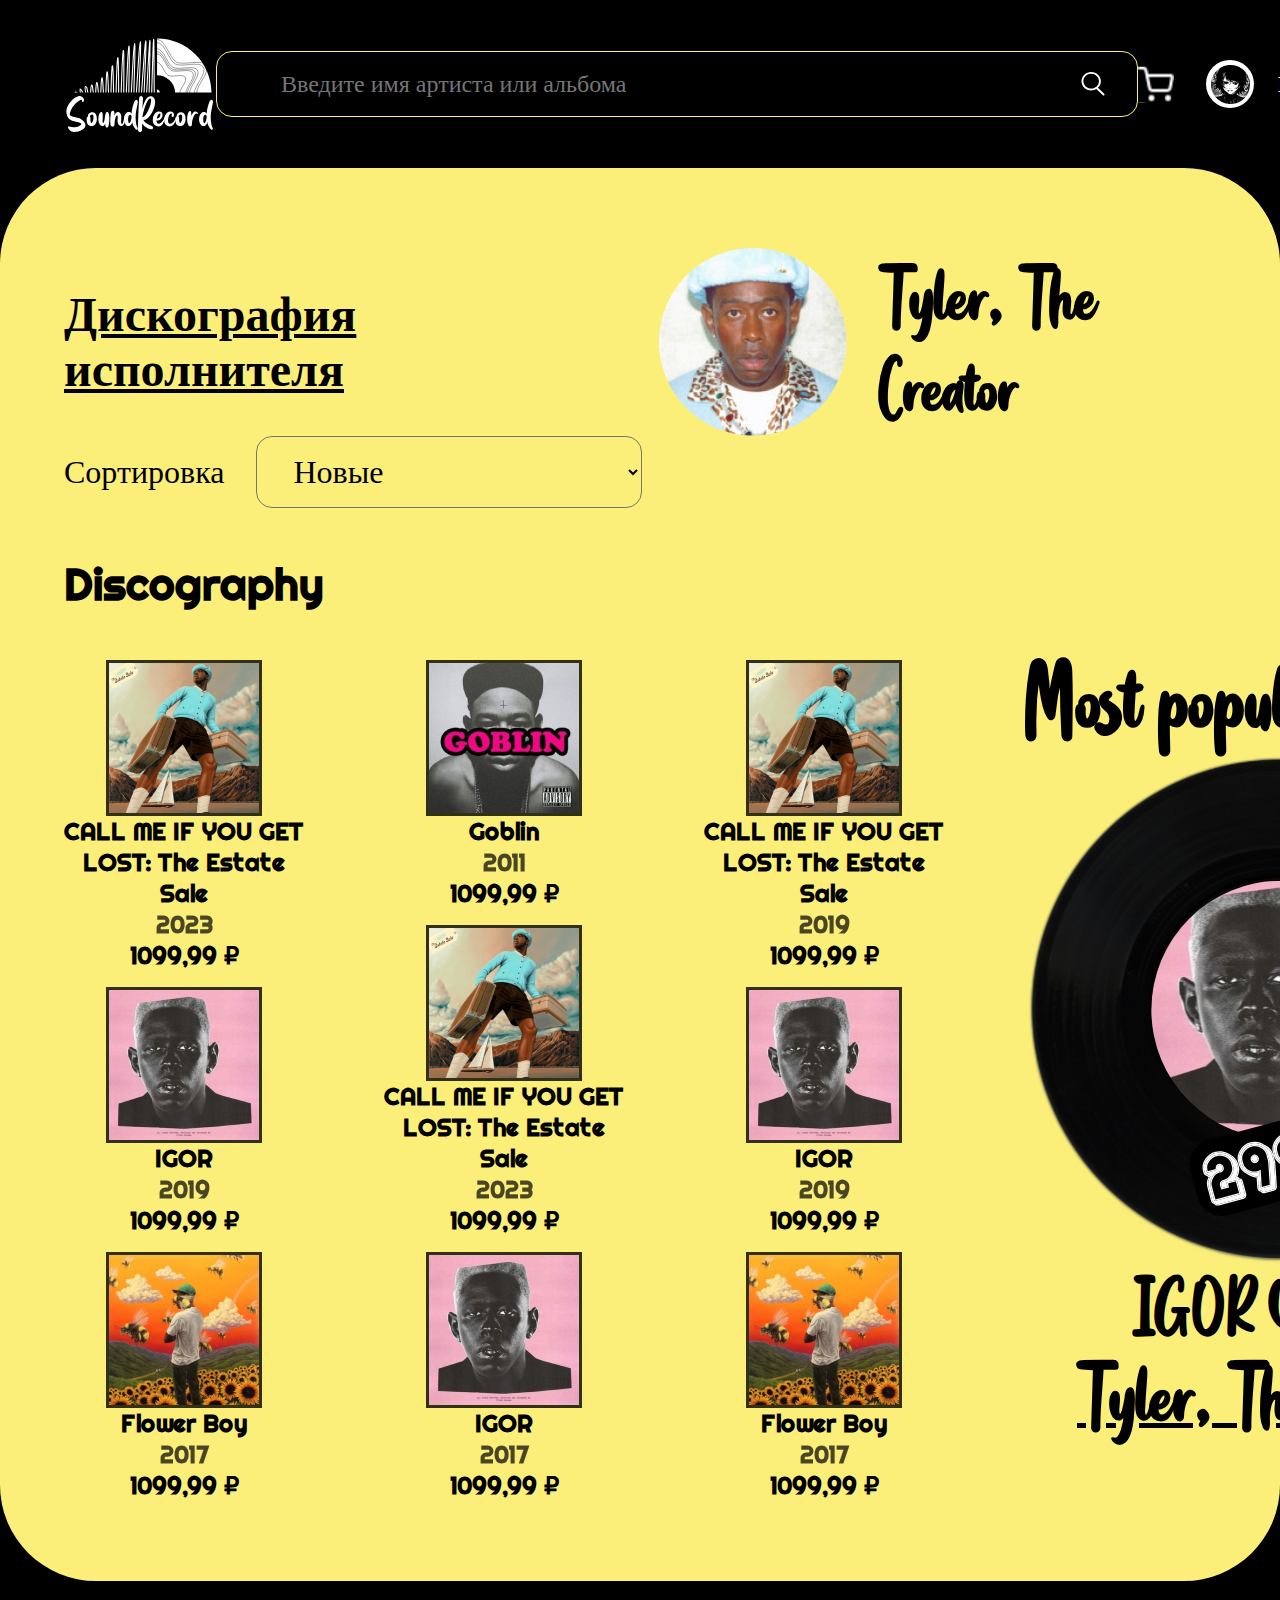
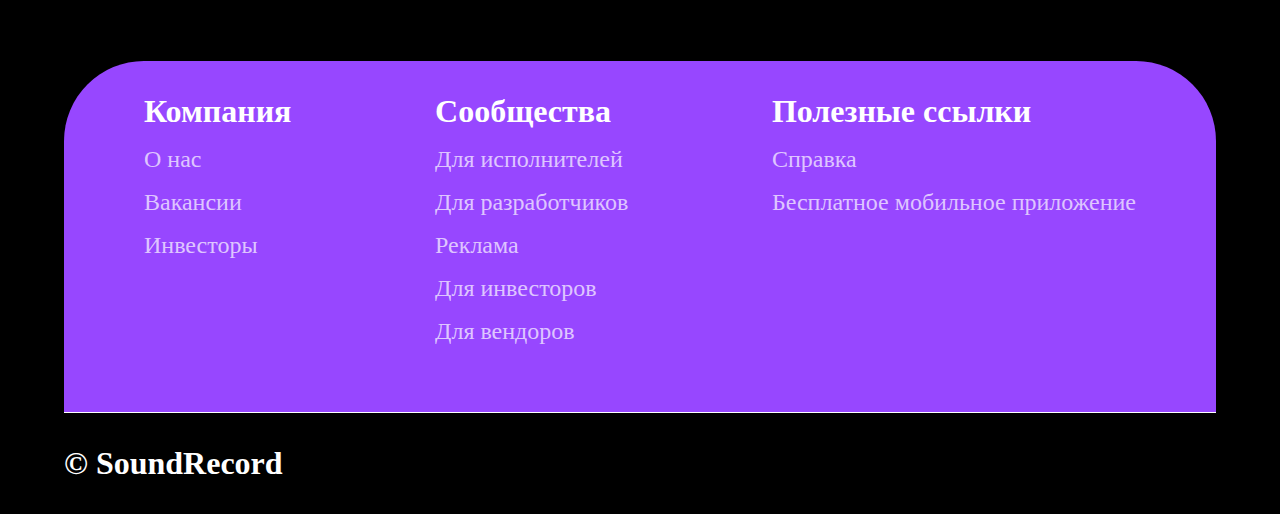
<file: index_2.html>
<!DOCTYPE html>
<html lang="en">
<head>
    <meta name="viewport" content="width=device-width, initial-scale=1.0">
    <link rel="stylesheet" href="styles/style_2.css">
    <meta charset="UTF-8">
    <title>Shop/SoundRecord</title>
</head>
<body>
    <div class="web_site">
        <header>

            <a href="index.html"><img class="basket" src="images/Logo.svg" alt="Logo"></a>

            <div class="search">
                <input class="search" type="text" placeholder="Введите имя артиста или альбома">    
                <img src="images/search.svg" alt="search">
            </div>

            <div class="section">
                <img src="images/Basket.svg" alt="basket" class="basket"></img>
                <div class="prof">
                    <div class="ball">
                        <img src="images/prof.png" alt="profile">
                    </div>
                    <h4>Профиль</h4>
                    <img src="images/arrow.svg" alt="arrow">
                </div>
            </div>
        </header>

        <div class="content">
            <div class="inf">
                <h3>Дискография исполнителя</h3>

                <div class="executor">
                    <img src="images/executor.png" alt="executor">
                    <h4>Tyler, The Creator</h4>
                </div>
            </div>

            <div class="sort">
                <p>Сортировка</p>
                <select name="sort" id="sort">
                    <option value="new">Новые</option>
                    <option value="price+">По возрастанию цены</option>
                    <option value="price-">По убыванию цены</option>
                    <option value="old">Старые</option>
                </select>
            </div>

            <div class="disco">
                <h3>Discography</h3>
                <div class="catalog">
                    <div class="section_catalog">
                        <div class="frame">
                            <div class="vinyl one">
                            <img src="images/img_five.png" class="albom" alt="vinyl albom one"></img>
                            <h5>CALL ME IF YOU GET LOST: The Estate Sale</h5>
                            <h5 class="year">2023</h5>
                            <h5 class="price">1099,99 ₽</h5>
                            </div>

                            <div class="vinyl two">
                            <img src="images/img_one.png" class="albom" alt="vinyl albom two"></img>
                            <h5>IGOR</h5>
                            <h5 class="year">2019</h5>
                            <h5 class="price">1099,99 ₽</h5>
                            </div>

                            <div class="vinyl three">
                            <img src="images/img_four.png" class="albom" alt="vinyl albom three"></img>
                            <h5>Flower Boy</h5>
                            <h5 class="year">2017</h5>
                            <h5 class="price">1099,99 ₽</h5>
                            </div>
                        </div>

                        <div class="frame">
                            <div class="vinyl one">
                            <img src="images/img_three.png" class="albom" alt="vinyl albom one"></img>
                            <h5>Goblin</h5>
                            <h5 class="year">2011</h5>
                            <h5 class="price">1099,99 ₽</h5>
                            </div>

                            <div class="vinyl two">
                            <img src="images/img_five.png" class="albom" alt="vinyl albom two"></img>
                            <h5>CALL ME IF YOU GET LOST: The Estate Sale</h5>
                            <h5 class="year">2023</h5>
                            <h5 class="price">1099,99 ₽</h5>
                            </div>

                            <div class="vinyl three">
                            <img src="images/img_one.png" class="albom" alt="vinyl albom three"></img>
                            <h5>IGOR</h5>
                            <h5 class="year">2017</h5>
                            <h5 class="price">1099,99 ₽</h5>
                            </div>

                        </div>

                        <div class="frame">
                            <div class="vinyl one">
                            <img src="images/img_five.png" class="albom" alt="vinyl albom one"></img>
                            <h5>CALL ME IF YOU GET LOST: The Estate Sale</h5>
                            <h5 class="year">2019</h5>
                            <h5 class="price">1099,99 ₽</h5>
                            </div>

                            <div class="vinyl two">
                            <img src="images/img_one.png" class="albom" alt="vinyl albom two"></img>
                            <h5>IGOR</h5>
                            <h5 class="year">2019</h5>
                            <h5 class="price">1099,99 ₽</h5>
                            </div>

                            <div class="vinyl three">
                            <img src="images/img_four.png" class="albom" alt="vinyl albom three"></img>
                            <h5>Flower Boy</h5>
                            <h5 class="year">2017</h5>
                            <h5 class="price">1099,99 ₽</h5>
                            </div>

                        </div>
                    </div>

                    <div class="most_popular">
                        <h3>Most popular release</h3>
                        <img class="vinyl" src="images/Vinyl_two.svg" alt="vinyl">
                        <h4>IGOR (Deluxe)</h4>
                        <h3 class="actor">Tyler, The Creator</h3>
                        <img class="abs" src="images/most_popular.svg" alt="most_popular">
                    </div>
                </div>
            </div>
        </div>

        <div class="footer">
            <div class="links">
                <h5>Компания</h5>
                <a href="#">О нас</a>
                <a href="#">Вакансии</a>
                <a href="#">Инвесторы</a>
            </div>
    
            <div class="links">
                <h5>Сообщества</h5>
                <a href="#">Для исполнителей</a>
                <a href="#">Для разработчиков</a>
                <a href="#">Реклама</a>
                <a href="#">Для инвесторов</a>
                <a href="#">Для вендоров</a>
            </div>
    
            <div class="links">
                <h5>Полезные ссылки</h5>
                <a href="#">Справка</a>
                <a href="#">Бесплатное мобильное приложение</a>
            </div>
        </div>
    
        <h3 class="h3_footer">© SoundRecord</h3>
    </div>
</body>
</html>
</file>
<file: styles/style_2.css>
@import url('https://fonts.googleapis.com/css2 ?family= Poppins:ital,wght@0,100;0,200;0,300;0,400;0,500;0,600;0,700;0,800;0,900;1,100;1,200;1,300;1,400;1,500;1,600;1,700;1,800;1,900 &family=Робот: итальянский,wight@0,100;0,300;0,400;0,500;0,700;0,900;1,100;1,300;1,400;1,500;1,700;1,900&display=swap');
@import url(font.css);
@import url(style.css);

*{
    font-family: "Roboto", "Open Sans";
    margin: 0;
    box-sizing: border-box;
    font-style: normal;
}

a{
    text-decoration: none;
}

.web_site{
    width: -webkit-fill-available; 
    display: flex;
    flex-direction: column;
    align-items: center;  
    background-color: black;
}

.web_site header{
    margin-top: 2rem;
    width: 90%;
    display: flex;
    justify-content: space-between;
    align-items: center;
}

.web_site header .section{
    display: flex;
    align-items: center;
}

.web_site header .section img.basket{
    margin-right: 2rem;
}

.web_site header .section img.basket:hover{
    cursor: pointer;
}

.web_site header .section .prof{
    display: flex;
    align-items: center;
}

.web_site header .section .prof .ball{
    width: 3rem;
    height: 3rem;
    display: flex;
    justify-content: center;
    align-items: center;
    border-radius: 50%;
    background-color: white;
    
    margin-right: 1.5rem;
}

.web_site header .section img:hover{
    cursor: pointer;
}

.web_site header .section .prof h4{
    color: white;
    font-size: 1.5rem;
    margin-right: 1rem;
}

.web_site header .search{
    padding: 2rem;
    display: flex;
    align-items: center;
    height: 3rem;
    border-radius: 1rem;
    background-color: transparent;
    border: 1px solid #FBEF7A;
}

.web_site header .search input{
    font-size: 1.5rem;
    padding: 1rem 2rem;
    width: 50rem;
    height: 3rem;
    border-radius: 1rem;
    background-color: transparent;
    border: 0;
    color: white;
}

.web_site header .search input:focus{
    outline: 0 !important;
}

.web_site header .search img{
    margin-left: 2rem;
    width: 1.5rem;
    transition: .4s;
}

.web_site header .search img:hover{
    cursor: pointer;
}

@media only screen and (max-width:471px) {
    .web_site{
        padding: 1rem;
    }
    
    .web_site header{
        width: 100%;
        flex-direction: column;
    }

    .web_site header img{
        order: 0;
        width: 15rem;
    }

    .web_site header .search{
        order: 2;
        margin-top: 4rem;
        width: 100%;
    }

    .web_site header .search input{
        margin: 0;
        padding: 0;
    }

    .web_site header .search img{
        order: 3;
    }

    .web_site header .section{
        width: 90%;
        justify-content: space-between;
        margin-top: 2rem;
        order: 1;
    }

    .web_site header .section img.basket{
        width: 2rem;
    }
    .web_site header .section img{
        width: 1.5rem;
    }

    .web_site header .section .prof .ball{
        margin-right: 0;
        width: 2.5rem;
        height: 2.5rem;
    }

    .web_site header .section .prof .ball img{
        width: 2rem;
    }

    .web_site header .section .prof h4{
        margin-left: 1rem;
        font-size: 1.5rem;
    }
}


.web_site .content{
    padding: 5rem 0;
    margin-top: 2rem;
    display: flex;
    flex-direction: column;
    align-items: center;
    width: 100%;
    border-radius: 6rem;
    background-color: #FBEF7A;
    transition: .4s;
}

.web_site .content .inf{
    width: 90%;
    display: flex;
    align-items: center;
    transition: .4s;
}

.web_site .content .inf h3{
    font-size: 3rem;
    text-decoration: underline;
    transition: .4s;
}

.web_site .content .inf .executor{
    margin-left: 3rem;
    display: flex;
    align-items: center;
    transition: .4s;
}

.web_site .content .inf .executor:hover{
    cursor: pointer;
    transition: .4s;
}


.web_site .content .inf .executor h4{
    margin-left: 2rem;
    font-size: 3.25rem;
    font-family: 'Blackbill';
    transition: .4s;
}

.web_site .content .sort{
    width: 90%;
    display: flex;
    align-items: center;
    transition: .4s;
}

.web_site .content .sort p{
    font-size: 2rem;
    transition: .4s;
}

.web_site .content .sort select#sort{
    margin-left: 2rem;
    padding: 1rem 2rem;
    background-color: transparent;
    color: black;
    font-size: 2rem;
    border-radius: 1rem;
    transition: .5s;
}

.web_site .content .disco{
    margin-top: 3rem;
    width: 90%;
    display: flex;
    flex-direction: column;
    transition: .5s;
}

.web_site .content .disco h3{
    font-family: 'Righteous';
    font-size: 2.75rem;
    transition: .5s;
}

.web_site .content .disco .catalog{
    margin-right: 5rem;
    margin-top: 2rem;
    width: 100%;
    display: flex;
    justify-content: space-around;
    transition: .5s;
}

.web_site .content .disco .catalog .section_catalog{
    display: flex;
    transition: .5s;
}


.web_site .frame{
    margin-top: 0;
    margin-right: 5rem;
    height: auto;
    transition: .5s;
}

.web_site .frame .vinyl{
    animation: none;
    transition: .5s;
}

.web_site .content .disco .catalog .most_popular{
    display: flex;
    flex-direction: column;
    align-items: center;
    position: relative;
    transition: .5s;
}

.web_site .content .disco .catalog .most_popular h3{
    font-family: 'Blackbill';
    font-size: 4rem;
    transition: .5s;
}

.web_site .content .disco .catalog .most_popular img.vinyl{
    width: 32rem;
    animation: vinyl 20s linear infinite;
    transition: .5s;
}

@keyframes vinyl{
    0%{
        rotate: 0deg;
    }

    100%{
        rotate: 360deg;
    }
}

.web_site .content .disco .catalog .most_popular h4{
    font-family: 'Blackbill';
    font-size: 3rem;
    transition: .5s;
}

.web_site .content .disco .catalog .most_popular h3.actor{
    font-family: 'Blackbill';
    font-size:3.5rem;
    text-decoration: underline;
    transition: .5s;
}

.web_site .content .disco .catalog .most_popular img.abs{
    position: absolute;
    left: 10rem;
    top: 25rem;
    transition: .5s;
}


@media only screen and (max-width:471px) {
    .web_site .content{
        margin-top: 4rem;
        border-radius: 1rem;
        padding: 2rem 1rem;
    }

    .web_site .content .inf{
        width: 100%;
    }

    .web_site .content .inf h3{
        font-size: 1.5rem;
    }

    .web_site .content .inf .executor{
        margin-left: 1rem;
    }

    .web_site .content .inf .executor img{
        margin-left: 0;
        width: 8rem;
    }

    .web_site .content .inf .executor h4{
        margin-left: 1rem;
        font-size: 1rem;
    }

    .web_site .content .sort{
        width: 100%;
        margin-top: 2rem;
    }

    .web_site .content .sort p{
        font-size: 1.5rem;
    }

    .web_site .content .sort select#sort{
        padding: 1rem;
        margin-left: 1rem;
        font-size: 1rem;
    }

    .web_site .content .sort select#sort option{
        font-size: 1rem;
    }

    .web_site .content .disco{
        width: 100%;
        margin-top: 1rem;
    }

    .web_site .content .disco h3{
        font-size: 2rem;
    }

    .web_site .content .disco .catalog{
        width: 100%;
        margin: 0;
        flex-direction: column;
        align-items: center;
    }

    .web_site .content .disco .catalog .section_catalog{
        width: 100%;
        height: auto;
        flex-direction: column;
        align-items: flex-start;
    }

    .web_site .content .disco .catalog .section_catalog .frame{
        justify-content: space-between;
        align-items: flex-start;
        flex-direction: row;
        width: 100%;
        height: auto;
        margin: 0;
    }

    .web_site .content .disco .catalog .section_catalog .frame .vinyl{
        width: auto;
    }

    .web_site .content .disco .catalog .section_catalog .frame .vinyl img{
        width: 5rem;
    }

    .web_site .content .disco .catalog .section_catalog .frame .vinyl h5{
        width: 7rem;
        font-size: 1rem;
    }

    .web_site .content .disco .catalog .most_popular{
        margin-top: 2rem;
    }

    .web_site .content .disco .catalog .most_popular h3{
        font-size: 2rem;
    }

    .web_site .content .disco .catalog .most_popular h4{
        font-size: 1.2rem;
    }

    .web_site .content .disco .catalog .most_popular img.vinyl{
        width: 20rem;
    }

    .web_site .content .disco .catalog .most_popular img.abs{
        width: 15rem;
        left: 6rem;
        top: 14rem;
    }
    .web_site .content .disco .catalog .most_popular h3.actor{
        font-size: 1.6rem;
    }

}

@media only screen and (max-width:411px) {
    .web_site header{
        margin-top: 1rem;
    }

    .web_site header img.basket{
        width: 10rem;
    }

    .web_site header .section img.basket{
        width: 1.5rem;
    }

    .web_site header .section .prof .ball{
        width: 2rem;
        height: 2rem;
    }

    .web_site header .section .prof .ball img{
        width: 1.5rem;
    }

    .web_site header .section .prof h4{
        font-size: 1rem;
    }

    .web_site header .section .prof img{
        width: 1rem;
    }

    .web_site header .search{
        margin-top: 2rem;
    }

    .web_site header .search input{
        font-size: 1rem;
    }

    .web_site header .search img{
        width: 1rem;
    }


    .web_site .content .inf h3{
        font-size: 1rem;
    }

    .web_site .content .inf .executor{
        margin-left: 0;
    }

    .web_site .content .inf .executor img{
        width: 6rem;
    }
    
    .web_site .content .sort{
        width: 100%;
        margin-top: 2rem;
    }

    .web_site .content .sort p{
        font-size: 1rem;
    }

    .web_site .content .sort select#sort{
        padding: .7rem;
        margin-left: 1rem;
        font-size: 1rem;
    }

    .web_site .content .sort select#sort option{
        font-size: 1rem;
    } 

    .web_site .content .disco h3{
        font-size: 1.75rem;
    }

    .web_site .content .disco .catalog .section_catalog .frame .vinyl{
        width: 5rem;
    }

    .web_site .content .disco .catalog .section_catalog .frame .vinyl img{
        width: 4rem;
    }

    .web_site .content .disco .catalog .section_catalog .frame .vinyl h5{
        width: auto;
        font-size: 0.6rem;
    }
}

@media only screen and (max-width:371px) {

    


    .web_site header .search{
        margin-top: 1rem;
        padding: 1rem;
        font-size: 0.75rem;
    }

    .web_site header .search input{
        font-size: 0.75rem;
    } 
    
    .web_site .content{
        margin-top: 2rem;
    }

    .web_site .content .inf h3{
        font-size: 0.75rem;
        width: 7rem;
    }


    .web_site .content .inf .executor img{
        width: 5rem;
    }

    .web_site .content .inf .executor h4{
        font-size: 0.75rem;
    }

    .web_site .content .sort{
        margin-top: 1rem; 
        justify-content: space-between
    }

    .web_site .content .sort p{
        font-size: 0.75rem;
    }

    .web_site .content .sort select#sort{
        padding: .5rem;
        margin-left: 1rem;
        font-size: 0.75rem;
    }

    .web_site .content .disco .catalog .most_popular h3{
        font-size: 1.5rem;
    }
    
    .web_site .content .disco .catalog .most_popular h4{
        font-size: 0.7rem;
    }

    .web_site .content .disco .catalog .most_popular h3.actor{
        font-size: 1rem;
    }

    .web_site .content .disco .catalog .most_popular img.vinyl{
        width: 15rem;
    }

    .web_site .content .disco .catalog .most_popular img.abs{
        width: 10rem;
        top: 10rem;
        transition: .4s;
    }
}



.web_site .footer{
    margin-top: 5rem;
    border-radius: 5rem 5rem 0 0;
    padding: 2rem 5rem;
    background-color: #9747FF;
}

.web_site h3.h3_footer{
    margin-bottom: 2rem;
}


@media only screen and (max-width:471px) {
    .web_site .footer{
        width: 100%;
        padding: 2rem 1rem;
        border-radius: 1rem 1rem 0 0;
    }

}

@media only screen and (max-width:350px) {
    .web_site .footer{
        padding: 1rem 0.5rem;
    }

    .web_site .footer .links{
        margin-right: 1rem;
    }

    .web_site h3.h3_footer{
        width: 100%;
        margin-bottom: 1rem;
    }

}
</file>
